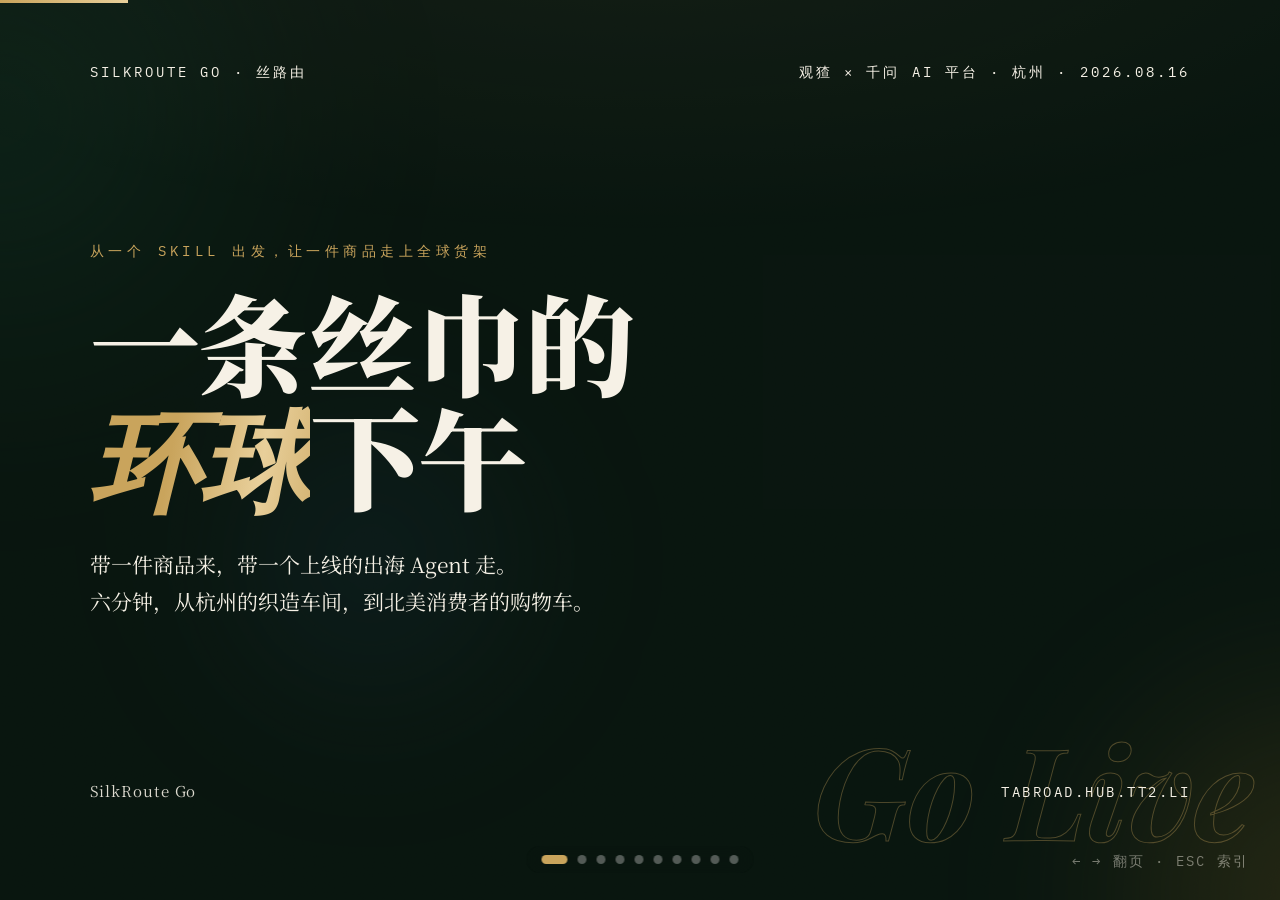
<file: pitch/index.html>
<!DOCTYPE html>
<html lang="zh-CN">
<head>
<meta charset="UTF-8">
<meta name="viewport" content="width=device-width, initial-scale=1.0">
<title>一条丝巾的环球下午 · SilkRoute Go</title>
<link rel="preconnect" href="https://fonts.googleapis.com">
<link rel="preconnect" href="https://fonts.gstatic.com" crossorigin>
<link href="https://fonts.googleapis.com/css2?family=Playfair+Display:ital,wght@0,500;0,700;0,900;1,500;1,700&family=IBM+Plex+Mono:wght@400;500&family=Noto+Serif+SC:wght@400;600;700;900&family=Noto+Sans+SC:wght@300;400;500;700&display=swap" rel="stylesheet">
<style>
:root{
  --ink:#101f16; --ink2:#0a1610;
  --paper:#f6f1e6; --paper2:#efe7d6;
  --gold:#c9a45c; --gold-hi:#e8cf9a; --jade:#3f7a5c;
  --serif-en:"Playfair Display",Georgia,serif;
  --serif-zh:"Noto Serif SC",serif;
  --sans:"Noto Sans SC",sans-serif;
  --mono:"IBM Plex Mono",monospace;
}
*{box-sizing:border-box;margin:0;padding:0}
html,body{height:100%;overflow:hidden;background:var(--ink2);color:var(--paper);font-family:var(--sans)}
body{font-size:20px}

/* ============ 丝绸流动背景（深/浅双层） ============ */
.silk{position:fixed;inset:-20%;z-index:0;pointer-events:none;filter:blur(60px) saturate(1.1)}
.silk .blob{position:absolute;border-radius:50%;opacity:.55;animation:drift 26s ease-in-out infinite alternate}
#silk-dark .b1{width:60vw;height:60vw;left:-10vw;top:-10vh;background:radial-gradient(circle,#1d4a35 0%,transparent 65%)}
#silk-dark .b2{width:50vw;height:50vw;right:-8vw;bottom:-15vh;background:radial-gradient(circle,#8a6a2e 0%,transparent 62%);animation-delay:-8s;animation-duration:32s}
#silk-dark .b3{width:38vw;height:38vw;left:30vw;top:55vh;background:radial-gradient(circle,#274a6b 0%,transparent 60%);opacity:.35;animation-delay:-16s}
#silk-light{opacity:0}
#silk-light .b1{width:62vw;height:62vw;left:-12vw;top:-12vh;background:radial-gradient(circle,#e6d9bd 0%,transparent 65%)}
#silk-light .b2{width:48vw;height:48vw;right:-10vw;bottom:-14vh;background:radial-gradient(circle,#d8c49a 0%,transparent 62%);animation-delay:-9s;animation-duration:30s}
#silk-light .b3{width:40vw;height:40vw;left:32vw;top:52vh;background:radial-gradient(circle,#cfe0d2 0%,transparent 60%);opacity:.5;animation-delay:-15s}
body.light #silk-light{opacity:1;transition:opacity 1s}
body.light #silk-dark{opacity:0;transition:opacity 1s}
#silk-dark,#silk-light{transition:opacity 1s}
@keyframes drift{
  0%{transform:translate(0,0) scale(1) rotate(0deg)}
  50%{transform:translate(6vw,-4vh) scale(1.12) rotate(8deg)}
  100%{transform:translate(-5vw,5vh) scale(.94) rotate(-6deg)}
}
/* 胶片颗粒 */
.grain{position:fixed;inset:0;z-index:5;pointer-events:none;opacity:.07;mix-blend-mode:overlay;
  background-image:url("data:image/svg+xml,%3Csvg xmlns='http://www.w3.org/2000/svg' width='240' height='240'%3E%3Cfilter id='n'%3E%3CfeTurbulence type='fractalNoise' baseFrequency='0.9' numOctaves='2'/%3E%3C/filter%3E%3Crect width='240' height='240' filter='url(%23n)'/%3E%3C/svg%3E")}
/* 顶光晕 */
.sheen{position:fixed;inset:0;z-index:1;pointer-events:none;
  background:radial-gradient(120% 60% at 50% -10%,rgba(232,207,154,.10),transparent 60%)}

/* ============ Deck ============ */
#deck{position:fixed;inset:0;display:flex;height:100vh;z-index:10;transition:transform 1s cubic-bezier(.77,0,.175,1);will-change:transform}
.slide{flex:0 0 100vw;width:100vw;height:100vh;position:relative;padding:7vh 7vw 11vh;display:flex;flex-direction:column;overflow:hidden}
.slide.light{color:var(--ink)}
.slide.light::before{background:rgba(246,241,230,.86)}
.slide.dark::before{background:rgba(10,22,16,.55)}
.slide::before{content:"";position:absolute;inset:0;z-index:-1;transition:background .8s}

/* 渐入系统：默认隐藏，.active 时按 --d 延迟浮起+去模糊 */
.ai{opacity:0;transform:translateY(26px);filter:blur(6px)}
.slide.active .ai{opacity:1;transform:none;filter:blur(0);
  transition:opacity .9s cubic-bezier(.22,1,.36,1) var(--d,0s),
             transform .9s cubic-bezier(.22,1,.36,1) var(--d,0s),
             filter .9s ease var(--d,0s)}
@media (prefers-reduced-motion:reduce){.ai{opacity:1!important;transform:none!important;filter:none!important}}

/* ============ 字体系统（小字≥14px，正文≥20px） ============ */
.kick{font-family:var(--mono);font-size:14px;letter-spacing:.32em;text-transform:uppercase;color:var(--gold);margin-bottom:2.4vh}
.slide.light .kick{color:#96762f}
.h-hero{font-family:var(--serif-zh);font-weight:900;font-size:clamp(56px,8.6vw,132px);line-height:1.04;letter-spacing:-.01em}
.h-xl{font-family:var(--serif-zh);font-weight:700;font-size:clamp(40px,4.6vw,72px);line-height:1.16}
.h-md{font-family:var(--serif-zh);font-weight:600;font-size:clamp(26px,2.2vw,36px);line-height:1.3}
.lead{font-family:var(--serif-zh);font-size:clamp(21px,1.6vw,27px);line-height:1.75;opacity:.88}
.body{font-size:clamp(20px,1.35vw,23px);line-height:1.8;opacity:.85;font-weight:300}
.meta{font-family:var(--mono);font-size:14px;letter-spacing:.2em;text-transform:uppercase;opacity:.62}
em{font-style:italic;font-family:var(--serif-en);letter-spacing:0}
.shine{background:linear-gradient(100deg,var(--gold) 20%,var(--gold-hi) 40%,var(--gold) 60%);
  -webkit-background-clip:text;background-clip:text;color:transparent;background-size:200% 100%;
  animation:shine 5s ease-in-out infinite}
@keyframes shine{0%,100%{background-position:100% 0}50%{background-position:0 0}}

/* ============ 组件 ============ */
.chrome{display:flex;justify-content:space-between;font-family:var(--mono);font-size:14px;letter-spacing:.22em;text-transform:uppercase;opacity:.6}
.foot{margin-top:auto;display:flex;justify-content:space-between;align-items:flex-end;font-family:var(--mono);font-size:14px;letter-spacing:.18em;text-transform:uppercase;opacity:.55}
.foot .t{font-family:var(--serif-zh);letter-spacing:.06em;text-transform:none;font-size:15px;opacity:.9}
.rule{height:1px;background:currentColor;opacity:.22;margin:3vh 0}
.fill{flex:1;display:flex;flex-direction:column;justify-content:center}
.grid4{display:grid;grid-template-columns:repeat(4,1fr);gap:2.2vw;margin-top:4.5vh}
.grid3{display:grid;grid-template-columns:repeat(3,1fr);gap:2.4vw;margin-top:4vh}
.grid2{display:grid;grid-template-columns:1.1fr .9fr;gap:5vw;flex:1;align-items:center}
.card{border-top:1px solid currentColor;padding-top:2.2vh}
.card .no{font-family:var(--serif-en);font-style:italic;font-size:22px;color:var(--gold);opacity:.9}
.card h3{font-family:var(--serif-zh);font-weight:700;font-size:clamp(24px,1.9vw,30px);margin:1.2vh 0}
.card p{font-size:20px;line-height:1.7;opacity:.78;font-weight:300}
.bign{font-family:var(--serif-en);font-weight:800;font-size:clamp(64px,6.4vw,110px);line-height:.95;letter-spacing:-.02em;font-feature-settings:"tnum"}
.bign .u{font-family:var(--serif-zh);font-weight:500;font-size:.34em;letter-spacing:0;margin-left:.1em;opacity:.75}
.blab{font-size:20px;opacity:.8;margin-top:1.4vh;font-weight:300;line-height:1.6}
.btag{font-family:var(--mono);font-size:14px;letter-spacing:.24em;text-transform:uppercase;color:var(--gold)}
.slide.light .btag{color:#96762f}

.rowline{display:grid;grid-template-columns:1fr 2.2fr 1fr;gap:2vw;align-items:center;padding:2.4vh 0;border-top:1px solid rgba(140,140,120,.3)}
.rowline:last-child{border-bottom:1px solid rgba(140,140,120,.3)}
.rowline .k{font-family:var(--serif-zh);font-weight:700;font-size:clamp(22px,1.8vw,28px)}
.rowline .v{font-size:20px;font-weight:300;opacity:.82;line-height:1.6}
.rowline .m{font-family:var(--mono);font-size:14px;letter-spacing:.2em;text-transform:uppercase;opacity:.55;text-align:right}

figure.shot{margin:0;position:relative;overflow:hidden;border-radius:10px;box-shadow:0 30px 70px rgba(0,0,0,.28)}
figure.shot img{width:100%;height:100%;object-fit:cover;object-position:center;display:block;transform:scale(1.06)}
.slide.active figure.shot img{animation:kenburns 16s ease-in-out infinite alternate}
@keyframes kenburns{from{transform:scale(1.06) translate(0,0)}to{transform:scale(1.14) translate(-1.5%,1.5%)}}
.cap{display:flex;justify-content:space-between;margin-top:1.4vh;font-family:var(--mono);font-size:14px;letter-spacing:.2em;text-transform:uppercase;opacity:.66}
.cap b{font-family:var(--serif-zh);font-weight:600;font-size:16px;letter-spacing:.04em;text-transform:none}

.qrbox{background:var(--paper);padding:22px;border-radius:16px;box-shadow:0 24px 60px rgba(0,0,0,.3);position:relative}
.qrbox::after{content:"";position:absolute;inset:-14px;border-radius:24px;border:1px solid rgba(201,164,92,.5);pointer-events:none;animation:pulse 3s ease-in-out infinite}
@keyframes pulse{0%,100%{opacity:.35;transform:scale(1)}50%{opacity:.9;transform:scale(1.015)}}
.qrbox img{display:block;width:100%;height:auto}
.quote{border-left:3px solid var(--gold);padding:2.6vh 2vw;background:rgba(201,164,92,.08);border-radius:0 12px 12px 0;font-family:var(--serif-zh);font-size:clamp(20px,1.5vw,25px);line-height:1.65}
.quote .src{display:block;margin-top:1.6vh;font-family:var(--mono);font-size:14px;letter-spacing:.2em;text-transform:uppercase;opacity:.6}

/* 封面装饰：巨型手写体英文 */
.ghost-en{position:absolute;right:2vw;bottom:6vh;font-family:var(--serif-en);font-style:italic;font-weight:700;
  font-size:clamp(80px,10vw,170px);color:transparent;-webkit-text-stroke:1px rgba(201,164,92,.35);line-height:.9;pointer-events:none}

/* ============ 导航 ============ */
#bar{position:fixed;top:0;left:0;height:3px;background:linear-gradient(90deg,var(--gold),var(--gold-hi));z-index:40;transition:width .8s cubic-bezier(.77,0,.175,1)}
#nav{position:fixed;left:50%;bottom:3vh;transform:translateX(-50%);z-index:40;display:flex;gap:10px;padding:9px 15px;border-radius:999px;background:rgba(10,22,16,.35);backdrop-filter:blur(12px)}
body.light #nav{background:rgba(246,241,230,.5)}
#nav .dot{width:9px;height:9px;border-radius:50%;border:0;background:rgba(255,255,255,.3);cursor:pointer;transition:.3s;padding:0}
body.light #nav .dot{background:rgba(16,31,22,.25)}
#nav .dot.on{background:var(--gold);width:26px;border-radius:999px}
#hint{position:fixed;right:2.4vw;bottom:3.2vh;z-index:40;font-family:var(--mono);font-size:14px;letter-spacing:.16em;opacity:.45}

/* ESC 索引 */
#ov{position:fixed;inset:0;z-index:90;background:rgba(10,22,16,.94);backdrop-filter:blur(14px);display:none;overflow-y:auto;padding:5vh 5vw}
#ov .grid{display:grid;grid-template-columns:repeat(4,1fr);gap:2vh 1.6vw}
#ov .cell{cursor:pointer;border:1px solid rgba(246,241,230,.2);border-radius:8px;overflow:hidden;transition:.25s}
#ov .cell:hover{border-color:var(--gold);transform:translateY(-3px)}
#ov .thumb{aspect-ratio:16/9;position:relative;overflow:hidden}
#ov .thumb>div{position:absolute;top:0;left:0;width:100vw;height:100vh;transform:scale(.22);transform-origin:top left;pointer-events:none}
#ov .lab{padding:8px 12px;font-family:var(--mono);font-size:14px;opacity:.7}

@media(max-width:900px){
  .grid4{grid-template-columns:repeat(2,1fr)}
  .grid3,.grid2{grid-template-columns:1fr}
  #ov .grid{grid-template-columns:repeat(2,1fr)}
  .rowline{grid-template-columns:1fr;gap:.6vh}
}
</style>
</head>
<body>

<div class="silk" id="silk-dark"><div class="blob b1"></div><div class="blob b2"></div><div class="blob b3"></div></div>
<div class="silk" id="silk-light"><div class="blob b1"></div><div class="blob b2"></div><div class="blob b3"></div></div>
<div class="sheen"></div>
<div class="grain"></div>
<div id="bar"></div>

<div id="deck">

<!-- P1 封面 -->
<section class="slide dark">
  <div class="chrome ai" style="--d:0s"><span>SilkRoute Go · 丝路由</span><span>观猹 × 千问 AI 平台 · 杭州 · 2026.08.16</span></div>
  <div class="fill">
    <p class="kick ai" style="--d:.15s">从一个 Skill 出发，让一件商品走上全球货架</p>
    <h1 class="h-hero ai" style="--d:.3s">一条丝巾的<br><em class="shine">环球</em>下午</h1>
    <p class="lead ai" style="--d:.55s;max-width:30em;margin-top:3.5vh">带一件商品来，带一个上线的出海 Agent 走。<br>六分钟，从杭州的织造车间，到北美消费者的购物车。</p>
  </div>
  <div class="ghost-en ai" style="--d:.8s">Go&nbsp;Live</div>
  <div class="foot ai" style="--d:.7s"><span class="t">SilkRoute Go</span><span>tabroad.hub.tt2.li</span></div>
</section>

<!-- P2 痛点 -->
<section class="slide light">
  <div class="chrome ai" style="--d:0s"><span>02 · The Problem</span><span>跨境上架</span></div>
  <div class="fill">
    <p class="kick ai" style="--d:.1s">为什么大多数商品出不了海</p>
    <h2 class="h-xl ai" style="--d:.25s">一件好商品，要翻四座山</h2>
    <div class="grid4">
      <div class="card ai" style="--d:.45s"><span class="no">i</span><h3>文案</h3><p>地道的英文标题、五点描述、SEO 关键词。机器翻译的味道，海外买家一眼识破。</p></div>
      <div class="card ai" style="--d:.6s"><span class="no">ii</span><h3>视觉</h3><p>主图、场景图、卖点图。找摄影棚拍一套，几千块，两周起。</p></div>
      <div class="card ai" style="--d:.75s"><span class="no">iii</span><h3>市场</h3><p>美国人为什么买丝巾？送礼还是自用？$29 还是 $89？多数卖家靠猜。</p></div>
      <div class="card ai" style="--d:.9s"><span class="no">iv</span><h3>上线</h3><p>素材做完只是文件夹里的几张图。离一个能收款的货架，还差整个工程团队。</p></div>
    </div>
  </div>
  <div class="foot ai" style="--d:1s"><span class="t">SilkRoute Go</span><span>The Problem</span></div>
</section>

<!-- P3 流水线 -->
<section class="slide light">
  <div class="chrome ai" style="--d:0s"><span>03 · The Pipeline</span><span>一个 Agent · 四道工序</span></div>
  <div class="fill">
    <p class="kick ai" style="--d:.1s">Skill → Agent → Live</p>
    <h2 class="h-xl ai" style="--d:.25s">从商品到货架，全自动走完</h2>
    <div class="grid4">
      <div class="card ai" style="--d:.45s"><span class="no">01</span><h3>市场洞察</h3><p>qwen3.8-max 读商品、看市场：人群画像、价格带、卖点切口。</p></div>
      <div class="card ai" style="--d:.6s"><span class="no">02</span><h3>货架文案</h3><p>结构化输出英文标题、五点描述、SEO 关键词、品牌故事。</p></div>
      <div class="card ai" style="--d:.75s"><span class="no">03</span><h3>视觉素材</h3><p>qwen-image-3.0-pro 直出主图、场景图、信息图，小字清晰可用。</p></div>
      <div class="card ai" style="--d:.9s"><span class="no">04</span><h3>Go Live</h3><p>自动生成公开货架页与二维码。链接生成那一刻，就是真的上线。</p></div>
    </div>
  </div>
  <div class="foot ai" style="--d:1s"><span class="t">SilkRoute Go</span><span>The Pipeline</span></div>
</section>

<!-- P4 数据 -->
<section class="slide dark">
  <div class="chrome ai" style="--d:0s"><span>04 · Field Report</span><span>现场实测</span></div>
  <div class="fill">
    <p class="kick ai" style="--d:.1s">今天 16:15，就在这台电脑上跑出来的数字</p>
    <h2 class="h-xl ai" style="--d:.25s">六分钟，货架就位</h2>
    <div class="grid4">
      <div class="ai" style="--d:.5s"><span class="btag">全流程用时</span><div class="bign">6:14<span class="u">分钟</span></div><p class="blab">从点击「开始出海」到货架页公开可访问</p></div>
      <div class="ai" style="--d:.65s"><span class="btag">图片成本</span><div class="bign">¥0.75<span class="u">/ 套</span></div><p class="blab">三张 1K 商品图，¥0.25 / 张</p></div>
      <div class="ai" style="--d:.8s"><span class="btag">视觉素材</span><div class="bign">3<span class="u">张</span></div><p class="blab">主图 · 场景图 · 信息图，零修图直接上架</p></div>
      <div class="ai" style="--d:.95s"><span class="btag">上线成果</span><div class="bign">1<span class="u">个 URL</span></div><p class="blab">带评论系统的英文货架页，已有真实反馈</p></div>
    </div>
  </div>
  <div class="foot ai" style="--d:1.1s"><span class="t">SilkRoute Go</span><span>Measured, not promised</span></div>
</section>

<!-- P5 证据墙 -->
<section class="slide light">
  <div class="chrome ai" style="--d:0s"><span>05 · Evidence</span><span>AI 直出 · 零修图</span></div>
  <p class="kick ai" style="--d:.1s;margin-top:2vh">qwen-image-3.0-pro 一次成片</p>
  <h2 class="h-xl ai" style="--d:.25s">这三张图，没有摄影师</h2>
  <div class="grid3" style="flex:1;align-items:center">
    <div class="ai" style="--d:.45s"><figure class="shot" style="height:52vh"><img src="images/05-hero.png" alt="hero"></figure><div class="cap"><b>电商主图</b><span>HERO</span></div></div>
    <div class="ai" style="--d:.6s"><figure class="shot" style="height:52vh"><img src="images/06-lifestyle.png" alt="lifestyle"></figure><div class="cap"><b>生活场景图</b><span>LIFESTYLE</span></div></div>
    <div class="ai" style="--d:.75s"><figure class="shot" style="height:52vh"><img src="images/07-infographic.png" alt="infographic"></figure><div class="cap"><b>卖点信息图</b><span>INFO</span></div></div>
  </div>
  <div class="foot ai" style="--d:.9s"><span class="t">SilkRoute Go</span><span>10px 小字，照样清晰</span></div>
</section>

<!-- P6 扫码互动 -->
<section class="slide dark">
  <div class="chrome ai" style="--d:0s"><span>06 · Live Now</span><span>扫码即达</span></div>
  <div class="grid2">
    <div>
      <p class="kick ai" style="--d:.1s">它不是 Demo，链接就在这儿</p>
      <h2 class="h-xl ai" style="--d:.25s">第一位真实用户，<br>可能就坐在这间屋子里</h2>
      <p class="body ai" style="--d:.45s;margin:2.6vh 0;max-width:26em">扫码打开这条丝巾的英文货架页，打个分、留句话。你的评论会实时出现在页面上——这就是 Go Live 和 Demo 的区别。</p>
      <div class="quote ai" style="--d:.65s">“The drape is unreal — feels like wearing West Lake mist.”<span class="src">路演观众 · 现场第一条 ★★★★★ 反馈</span></div>
    </div>
    <div class="ai" style="--d:.5s;display:flex;flex-direction:column;align-items:center;gap:2vh">
      <div class="qrbox" style="width:min(36vh,300px)"><img src="images/08-qr-shelf.png" alt="货架页二维码"></div>
      <span class="meta">tabroad.hub.tt2.li · 货架页直达</span>
    </div>
  </div>
  <div class="foot ai" style="--d:.8s"><span class="t">SilkRoute Go</span><span>Real users, real feedback</span></div>
</section>

<!-- P7 技术栈 -->
<section class="slide light">
  <div class="chrome ai" style="--d:0s"><span>07 · Stack</span><span>怎么搭的</span></div>
  <div class="fill">
    <p class="kick ai" style="--d:.1s">没有容器，没有新服务器，全是复用与拼装</p>
    <h2 class="h-xl ai" style="--d:.25s">站在 Skill 的肩膀上</h2>
    <div style="margin-top:3.5vh">
      <div class="rowline ai" style="--d:.45s"><span class="k">千问 AI 平台</span><span class="v">qwen3.8-max 写洞察与文案，qwen-image-3.0-pro 画全部视觉</span><span class="m">LLM + 图像</span></div>
      <div class="rowline ai" style="--d:.58s"><span class="k">观猹 OAuth2</span><span class="v">观猹账号一键登录，认领并管理自己的货架</span><span class="m">身份</span></div>
      <div class="rowline ai" style="--d:.71s"><span class="k">FastAPI + SQLite</span><span class="v">无容器单进程，复用本机 nginx 与 HTTPS 基础设施</span><span class="m">部署</span></div>
      <div class="rowline ai" style="--d:.84s"><span class="k">qianwen CLI</span><span class="v">千问技能市场随取随装：find-skills、一键上云 deploy</span><span class="m">Skills</span></div>
    </div>
  </div>
  <div class="foot ai" style="--d:1s"><span class="t">SilkRoute Go</span><span>github.com/NLPark-Cran/silkroute-go</span></div>
</section>

<!-- P8 Beyond Baseline -->
<section class="slide light">
  <div class="chrome ai" style="--d:0s"><span>08 · Beyond Baseline</span><span>多走一步</span></div>
  <div class="fill">
    <p class="kick ai" style="--d:.1s">官方 Baseline，我们跑通了，也修好了，然后越过了它</p>
    <h2 class="h-xl ai" style="--d:.25s">从素材包，到能收钱的货架</h2>
    <div style="margin-top:3vh">
      <div class="rowline ai" style="--d:.45s"><span class="k">Baseline 交付</span><span class="v">三语文案 + 6 张图 + 展示视频 + 策略文档，命名全合规，11/11 实测通过</span><span class="m">已跑通 ✓</span></div>
      <div class="rowline ai" style="--d:.6s"><span class="k">顺手修的坑</span><span class="v">图像与视频端点过时 400、带括号路径解析截断——都已修复并提交版覆盖</span><span class="m">Bugfix</span></div>
      <div class="rowline ai" style="--d:.75s"><span class="k">我们多加一步</span><span class="v">素材不止躺在文件夹里——自动组装成公开货架页，带二维码、访问统计、真实评论</span><span class="m">Go Live</span></div>
    </div>
  </div>
  <div class="foot ai" style="--d:.9s"><span class="t">SilkRoute Go</span><span>Files → Shelf</span></div>
</section>

<!-- P9 路线图 -->
<section class="slide light">
  <div class="chrome ai" style="--d:0s"><span>09 · Roadmap</span><span>接下来</span></div>
  <div class="fill">
    <p class="kick ai" style="--d:.1s">今天下午只是开始</p>
    <h2 class="h-xl ai" style="--d:.25s">三步走</h2>
    <div class="grid3">
      <div class="card ai" style="--d:.45s"><span class="no">v1.0 · 今天</span><h3>现场上线</h3><p>丝巾全流程跑通并上线，观众扫码留下第一条真实反馈。</p></div>
      <div class="card ai" style="--d:.6s"><span class="no">v1.1 · 一周内</span><h3>Arena 提交</h3><p>官方交付清单 11 项全部自动产出，提交千问 Arena 评测打榜。</p></div>
      <div class="card ai" style="--d:.75s"><span class="no">v2.0 · 想象</span><h3>批量出海</h3><p>多市场批量上架、真实收款、物流对接——让每个义乌档口都有自己的出海 Agent。</p></div>
    </div>
  </div>
  <div class="foot ai" style="--d:.9s"><span class="t">SilkRoute Go</span><span>Ship, then ship more</span></div>
</section>

<!-- P10 收尾 -->
<section class="slide dark">
  <div class="chrome ai" style="--d:0s"><span>10 · Thanks</span><span>Q & A</span></div>
  <div class="fill" style="align-items:center;text-align:center">
    <p class="lead ai" style="--d:.2s;opacity:.7">带一件商品来，</p>
    <h1 class="h-hero ai" style="--d:.4s;font-size:clamp(48px,6.8vw,110px);margin-top:1.5vh">带一个<em class="shine">上线的</em><br>出海 Agent 走</h1>
    <p class="meta ai" style="--d:.8s;margin-top:5vh">SilkRoute Go · Build with Qwen · 观猹 Go Live 创造营</p>
  </div>
  <div class="ghost-en ai" style="--d:.9s;left:2vw;right:auto">Silk</div>
  <div class="foot ai" style="--d:1s"><span class="t">tabroad.hub.tt2.li</span><span>github.com/NLPark-Cran/silkroute-go</span></div>
</section>

</div>

<div id="nav"></div>
<div id="hint">← → 翻页 · ESC 索引</div>
<div id="ov"><div class="grid"></div></div>

<script>
const deck=document.getElementById('deck'),slides=[...deck.children],nav=document.getElementById('nav'),bar=document.getElementById('bar');
let idx=0,lock=false;
deck.style.width=slides.length*100+'vw';
slides.forEach((s,i)=>{const b=document.createElement('button');b.className='dot';b.setAttribute('aria-label','P'+(i+1));b.onclick=()=>go(i);nav.appendChild(b)});
function go(n){
  idx=Math.max(0,Math.min(slides.length-1,n));
  deck.style.transform=`translateX(${-idx*100}vw)`;
  nav.querySelectorAll('.dot').forEach((d,i)=>d.classList.toggle('on',i===idx));
  const s=slides[idx];
  document.body.classList.toggle('light',s.classList.contains('light'));
  slides.forEach((el,i)=>el.classList.toggle('active',i===idx));
  bar.style.width=((idx+1)/slides.length*100)+'%';
  lock=true;setTimeout(()=>lock=false,750);
}
/* 键盘 / 滚轮 / 触屏 */
addEventListener('keydown',e=>{
  if(e.key==='Escape'){toggleOv();return}
  if(ovOn||lock)return;
  if(['ArrowRight','PageDown',' ','ArrowDown'].includes(e.key))go(idx+1);
  if(['ArrowLeft','PageUp','ArrowUp'].includes(e.key))go(idx-1);
  if(e.key==='Home')go(0);if(e.key==='End')go(slides.length-1);
});
let wa=0,wt=null;
addEventListener('wheel',e=>{if(ovOn||lock)return;wa+=e.deltaY+e.deltaX;
  if(Math.abs(wa)>60){go(idx+(wa>0?1:-1));wa=0}
  clearTimeout(wt);wt=setTimeout(()=>wa=0,160)},{passive:true});
let tx=0,ty=0;
addEventListener('touchstart',e=>{tx=e.touches[0].clientX;ty=e.touches[0].clientY},{passive:true});
addEventListener('touchend',e=>{if(lock)return;const dx=e.changedTouches[0].clientX-tx,dy=e.changedTouches[0].clientY-ty;
  if(Math.abs(dx)>50&&Math.abs(dx)>Math.abs(dy))go(idx+(dx<0?1:-1))},{passive:true});
/* ESC 索引 */
const ov=document.getElementById('ov');let ovOn=false;
function toggleOv(){
  ovOn=!ovOn;
  if(ovOn){const g=ov.querySelector('.grid');g.innerHTML='';
    slides.forEach((s,i)=>{const c=document.createElement('div');c.className='cell';
      const th=document.createElement('div');th.className='thumb';
      const cl=s.cloneNode(true);cl.classList.add('active');th.appendChild(cl);
      const lb=document.createElement('div');lb.className='lab';lb.textContent=(i+1)+' / '+slides.length;
      c.appendChild(th);c.appendChild(lb);c.onclick=()=>{toggleOv();go(i)};g.appendChild(c)});
    ov.style.display='block';
  }else ov.style.display='none';
}
go(0);
</script>
</body>
</html>
</file>
